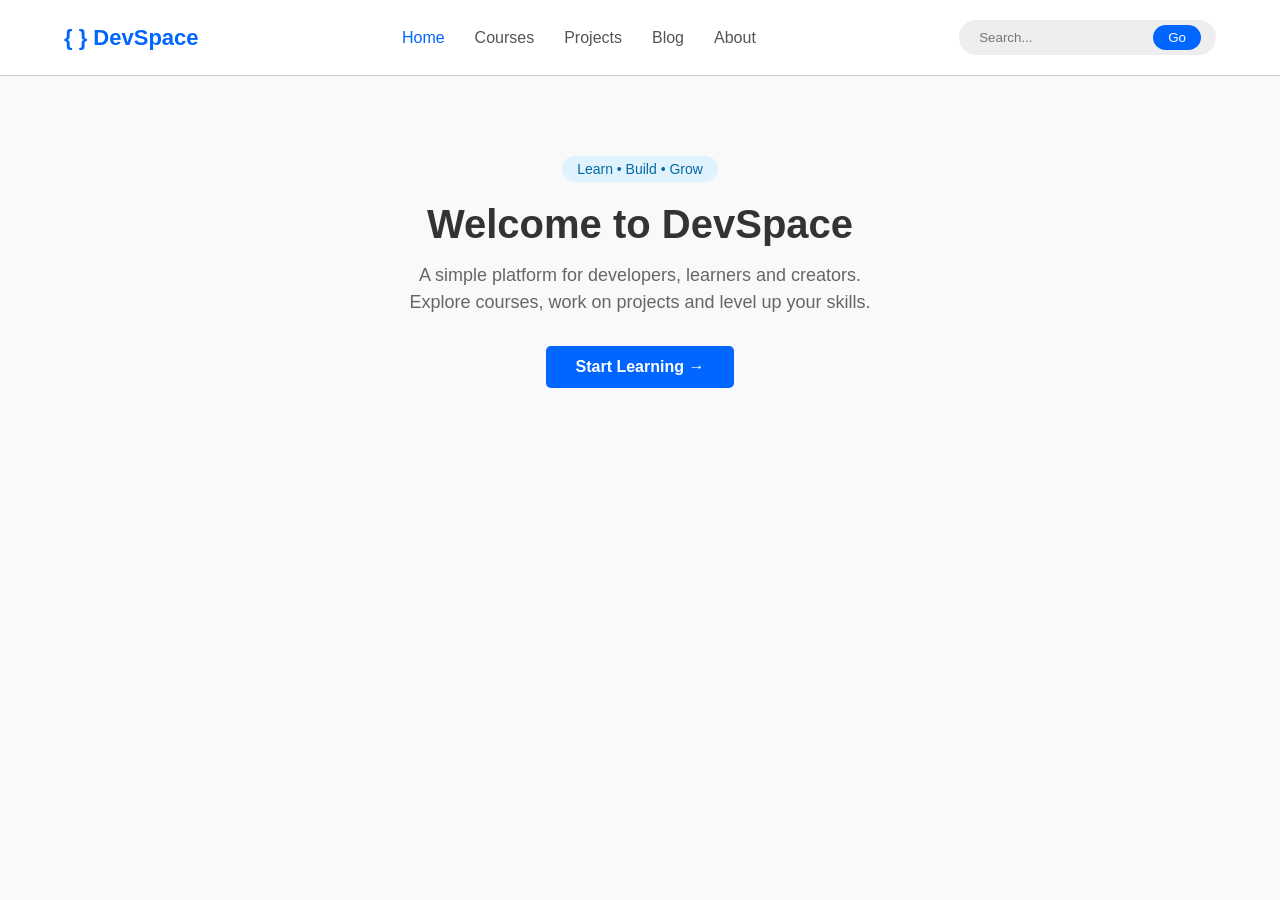
<file: index.html>
<!DOCTYPE html>
<html lang="en">
<head>
  <meta charset="UTF-8">
  <title>DevSpace - Home</title>
  <link rel="stylesheet" href="style.css">
</head>
<body>

  
  <header class="header-site">
    <div class="logo-bakhsh">
      <span>{ } DevSpace</span>
    </div>
    <nav class="menu-links">
      <a href="index.html" class="active">Home</a>
      <a href="courses.html">Courses</a>
      <a href="courses.html">Projects</a>
      <a href="#">Blog</a>
      <a href="#">About</a>
    </nav>
    <div class="search-box">
      <input type="text" placeholder="Search...">
      <button>Go</button>
    </div>
  </header>

  
  <main class="hero-section">
    <div class="top-badge">Learn • Build • Grow</div>
    <h1>Welcome to DevSpace</h1>
    <p>A simple platform for developers, learners and creators.<br>Explore courses, work on projects and level up your skills.</p>
    <a href="courses.html" class="start-btn">Start Learning &rarr;</a>
  </main>

</body>
</html>
</file>
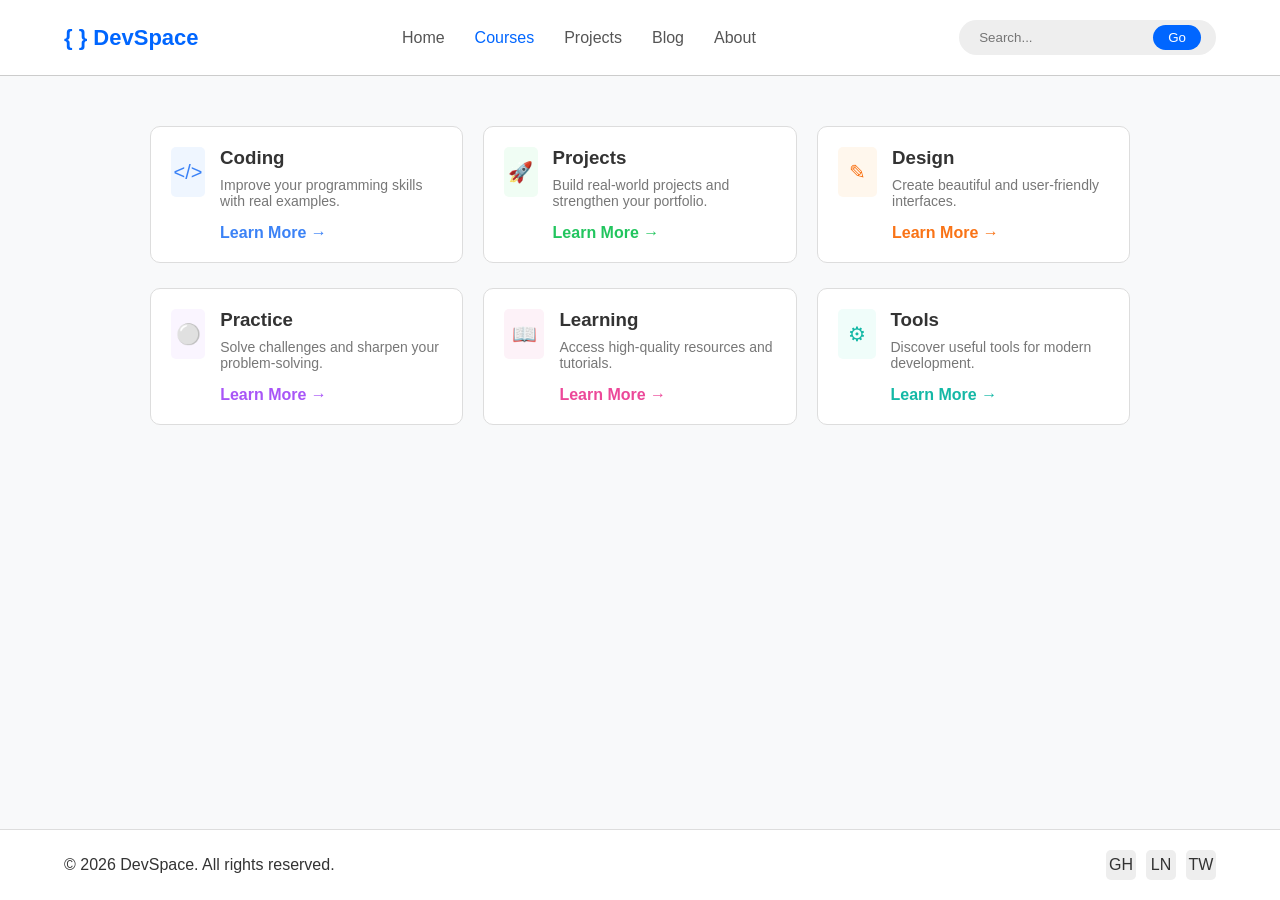
<file: courses.html>
<!DOCTYPE html>
<html lang="en">
<head>
  <meta charset="UTF-8">
  <title>DevSpace - Courses</title>
  <link rel="stylesheet" href="style.css">
</head>
<body>

  
  <header class="header-site">
    <div class="logo-bakhsh">
      <span>{ } DevSpace</span>
    </div>
    <nav class="menu-links">
      <a href="index.html">Home</a>
      <a href="courses.html" class="active">Courses</a>
      <a href="courses.html">Projects</a>
      <a href="#">Blog</a>
      <a href="#">About</a>
    </nav>
    <div class="search-box">
      <input type="text" placeholder="Search...">
      <button>Go</button>
    </div>
  </header>

  
  <main class="content-area">
    <div class="all-boxes">
      
      
      <div class="row-boxes">
        <div class="single-card">
          <div class="circle-icon b-blue">&lt;/&gt;</div>
          <div class="card-text">
            <h3>Coding</h3>
            <p>Improve your programming skills with real examples.</p>
            <a href="#" class="t-blue">Learn More &rarr;</a>
          </div>
        </div>
        <div class="single-card">
          <div class="circle-icon b-green">&#128640;</div>
          <div class="card-text">
            <h3>Projects</h3>
            <p>Build real-world projects and strengthen your portfolio.</p>
            <a href="#" class="t-green">Learn More &rarr;</a>
          </div>
        </div>
        <div class="single-card">
          <div class="circle-icon b-orange">&#9998;</div>
          <div class="card-text">
            <h3>Design</h3>
            <p>Create beautiful and user-friendly interfaces.</p>
            <a href="#" class="t-orange">Learn More &rarr;</a>
          </div>
        </div>
      </div>

    
      <div class="row-boxes">
        <div class="single-card">
          <div class="circle-icon b-purple">&#9898;</div>
          <div class="card-text">
            <h3>Practice</h3>
            <p>Solve challenges and sharpen your problem-solving.</p>
            <a href="#" class="t-purple">Learn More &rarr;</a>
          </div>
        </div>
        <div class="single-card">
          <div class="circle-icon b-pink">&#128214;</div>
          <div class="card-text">
            <h3>Learning</h3>
            <p>Access high-quality resources and tutorials.</p>
            <a href="#" class="t-pink">Learn More &rarr;</a>
          </div>
        </div>
        <div class="single-card">
          <div class="circle-icon b-teal">&#9881;</div>
          <div class="card-text">
            <h3>Tools</h3>
            <p>Discover useful tools for modern development.</p>
            <a href="#" class="t-teal">Learn More &rarr;</a>
          </div>
        </div>
      </div>

    </div>
  </main>

  
  <footer class="footer-site">
    <div>&copy; 2026 DevSpace. All rights reserved.</div>
    <div class="socials">
      <a href="#">GH</a>
      <a href="#">LN</a>
      <a href="#">TW</a>
    </div>
  </footer>

</body>
</html>
</file>
<file: style.css>
* {
  margin: 0;
  padding: 0;
  box-sizing: border-box;
}

body {
  font-family: Arial, sans-serif;
  background-color: #f8f9fa;
  color: #333333;
  display: flex;
  flex-direction: column;
  min-height: 100vh;
}


.header-site {
  display: flex;
  justify-content: space-between;
  align-items: center;
  background-color: #ffffff;
  padding: 20px 5%;
  border-bottom: 1px solid #cccccc;
}

.logo-bakhsh {
  display: flex;
  align-items: center;
  font-size: 22px;
  font-weight: bold;
  color: #0066ff;
}

.menu-links {
  display: flex;
}

.menu-links a {
  text-decoration: none;
  color: #555555;
  margin: 0 15px;
  font-weight: 500;
}

.menu-links a:hover, .menu-links a.active {
  color: #0066ff;
}


.search-box {
  display: flex;
  align-items: center;
  background-color: #eeeeee;
  border-radius: 20px;
  padding: 5px 15px;
}

.search-box input {
  border: none;
  background: none;
  outline: none;
  padding: 5px;
}

.search-box button {
  background-color: #0066ff;
  color: white;
  border: none;
  padding: 5px 15px;
  border-radius: 15px;
  cursor: pointer;
}


.hero-section {
  display: flex;
  flex-direction: column;
  align-items: center;
  text-align: center;
  padding: 80px 20px;
  flex: 1;
}

.top-badge {
  background-color: #e0f2fe;
  color: #0369a1;
  padding: 5px 15px;
  border-radius: 15px;
  font-size: 14px;
  margin-bottom: 20px;
}

.hero-section h1 {
  font-size: 40px;
  margin-bottom: 15px;
}

.hero-section p {
  color: #666666;
  font-size: 18px;
  line-height: 1.5;
  margin-bottom: 30px;
}

.start-btn {
  background-color: #0066ff;
  color: white;
  padding: 12px 30px;
  border-radius: 5px;
  text-decoration: none;
  font-weight: bold;
}


.content-area {
  flex: 1;
  padding: 50px 20px;
}

.all-boxes {
  display: flex;
  flex-direction: column;
  max-width: 1000px;
  margin: 0 auto;
}

.row-boxes {
  display: flex;
  margin-bottom: 25px;
}

.single-card {
  display: flex;
  flex: 1;
  background-color: #ffffff;
  border: 1px solid #dddddd;
  border-radius: 10px;
  padding: 20px;
  margin: 0 10px;
}

.circle-icon {
  width: 50px;
  height: 50px;
  border-radius: 5px;
  display: flex;
  align-items: center;
  justify-content: center;
  font-size: 20px;
  margin-right: 15px;
}

.card-text {
  display: flex;
  flex-direction: column;
}

.card-text h3 {
  margin-bottom: 8px;
}

.card-text p {
  color: #777777;
  font-size: 14px;
  margin-bottom: 15px;
}

.card-text a {
  text-decoration: none;
  font-weight: bold;
}


.b-blue { background-color: #eff6ff; color: #3b82f6; }
.b-green { background-color: #f0fdf4; color: #22c55e; }
.b-orange { background-color: #fff7ed; color: #f97316; }
.b-purple { background-color: #faf5ff; color: #a855f7; }
.b-pink { background-color: #fdf2f8; color: #ec4899; }
.b-teal { background-color: #f0fdfa; color: #14b8a6; }

.t-blue { color: #3b82f6; }
.t-green { color: #22c55e; }
.t-orange { color: #f97316; }
.t-purple { color: #a855f7; }
.t-pink { color: #ec4899; }
.t-teal { color: #14b8a6; }

/* --- footer --- */
.footer-site {
  display: flex;
  justify-content: space-between;
  align-items: center;
  padding: 20px 5%;
  background-color: #ffffff;
  border-top: 1px solid #dddddd;
}

.socials {
  display: flex;
}

.socials a {
  margin-left: 10px;
  text-decoration: none;
  background-color: #eeeeee;
  width: 30px;
  height: 30px;
  display: flex;
  align-items: center;
  justify-content: center;
  color: #333333;
  border-radius: 5px;
}

/* responsive */
@media (max-width: 768px) {
  .header-site, .row-boxes, .footer-site {
    flex-direction: column;
    text-align: center;
  }
  .single-card {
    margin-bottom: 15px;
  }
}
</file>
